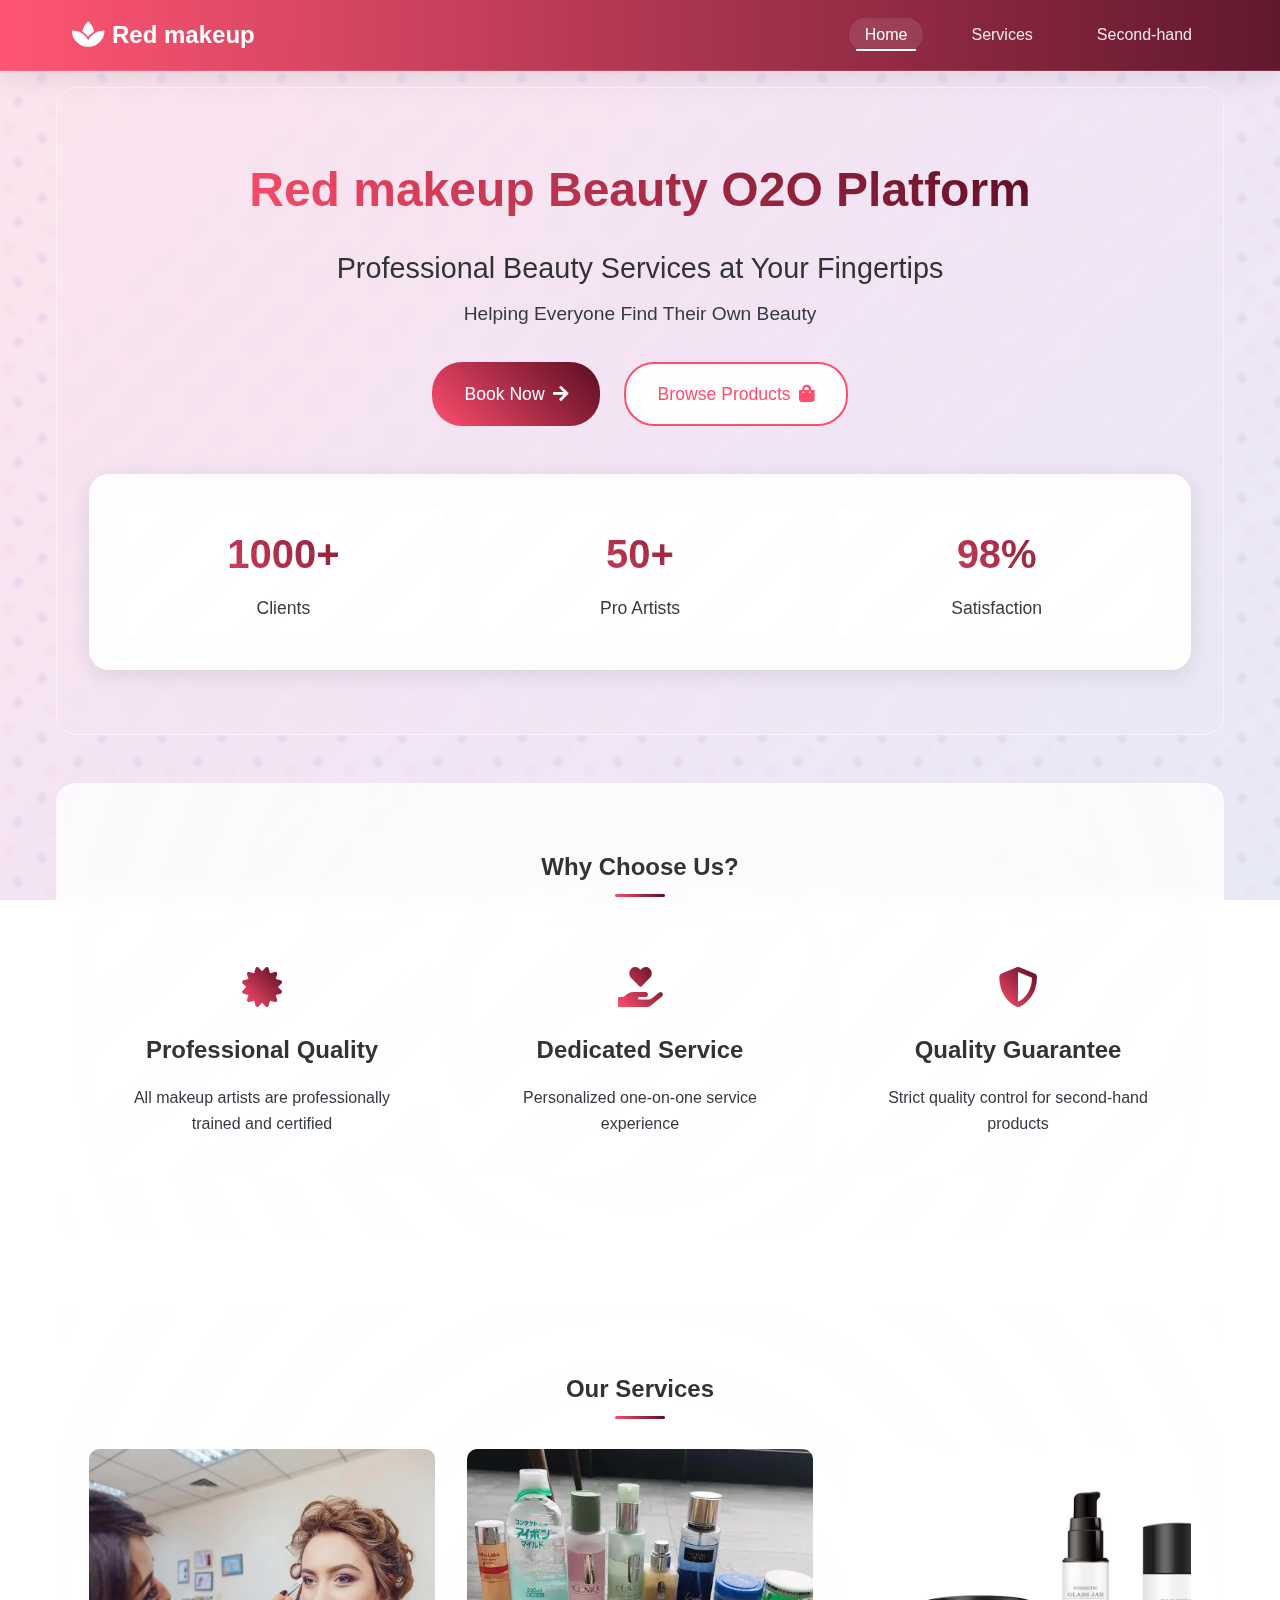
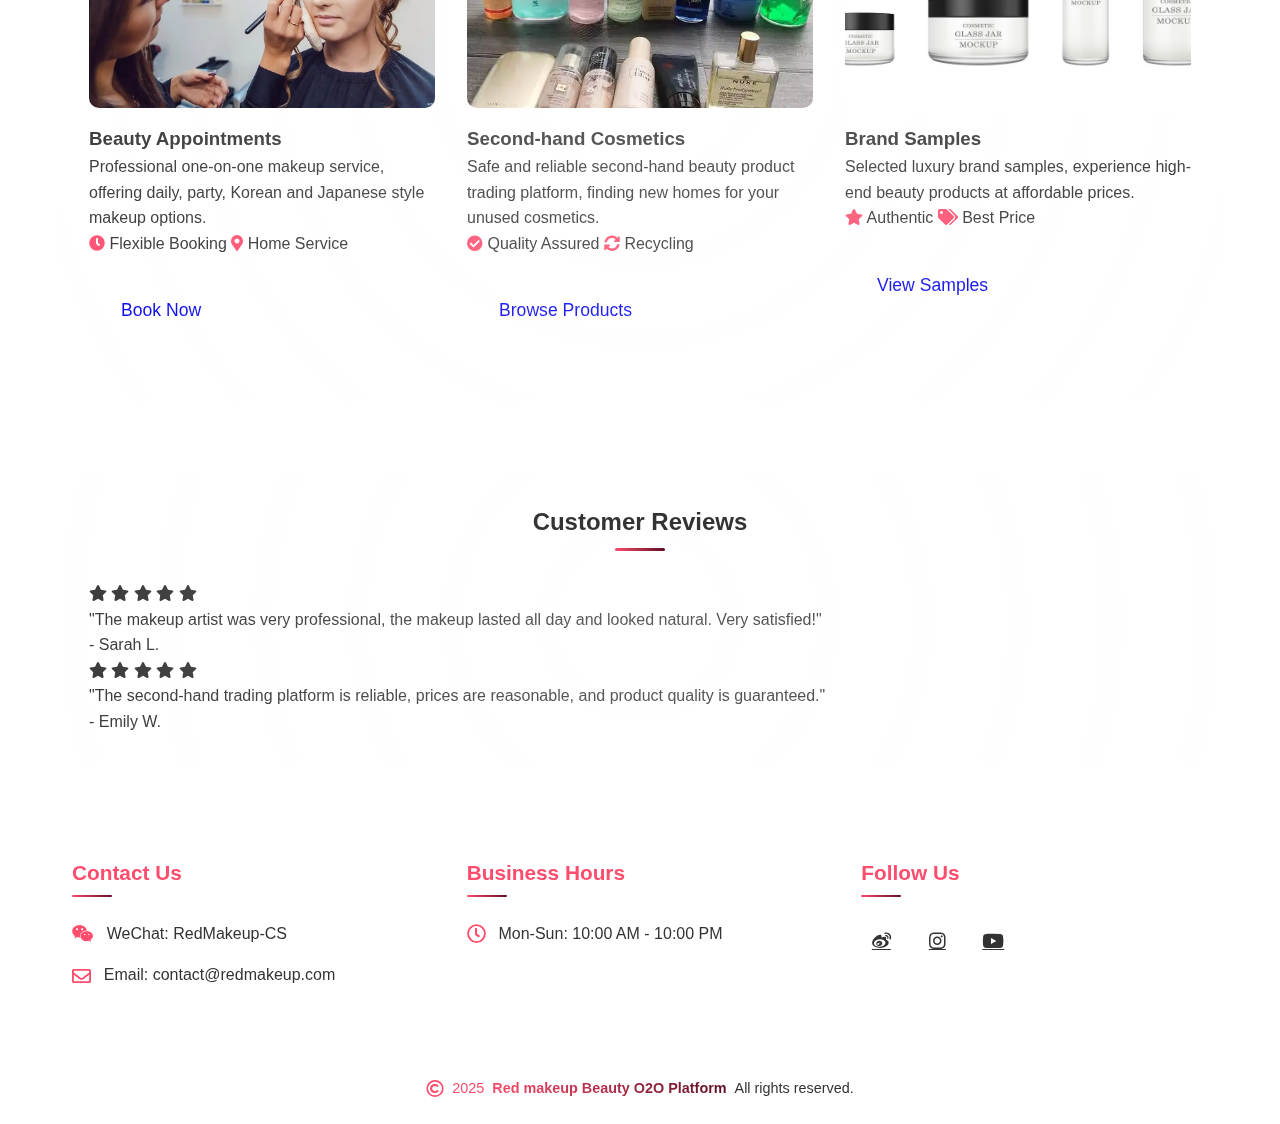
<file: index.html>
<!DOCTYPE html>
<html lang="en">
	<head>
		<meta charset="utf-8" />
		<meta name="viewport" content="width=device-width, initial-scale=1.0">
		<title>Red makeup Beauty O2O Platform</title>
		<link rel="stylesheet" href="css/style.css">
		<link rel="stylesheet" href="https://cdnjs.cloudflare.com/ajax/libs/font-awesome/5.15.4/css/all.min.css">
	</head>
	<body>
		<header>
			<nav>
				<div class="logo">
					<i class="fas fa-spa"></i>
					Red makeup
				</div>
				<ul class="nav-links">
					<li><a href="index.html" class="active">Home</a></li>
					<li><a href="services.html">Services</a></li>
					<li><a href="products.html">Second-hand</a></li>
				</ul>
			</nav>
		</header>

		<main>
			<section class="hero">
				<div class="hero-content">
					<h1>Red makeup Beauty O2O Platform</h1>
					<p class="slogan">Professional Beauty Services at Your Fingertips</p>
					<p class="sub-slogan">Helping Everyone Find Their Own Beauty</p>
					<div class="hero-buttons">
						<a href="services.html" class="cta-button primary">Book Now <i class="fas fa-arrow-right"></i></a>
						<a href="products.html" class="cta-button secondary">Browse Products <i class="fas fa-shopping-bag"></i></a>
					</div>
				</div>
				<div class="hero-stats">
					<div class="stat-item">
						<span class="stat-number">1000+</span>
						<span class="stat-label">Clients</span>
					</div>
					<div class="stat-item">
						<span class="stat-number">50+</span>
						<span class="stat-label">Pro Artists</span>
					</div>
					<div class="stat-item">
						<span class="stat-number">98%</span>
						<span class="stat-label">Satisfaction</span>
					</div>
				</div>
			</section>

			<section class="features">
				<h2 class="section-title">Why Choose Us?</h2>
				<div class="features-grid">
					<div class="feature-card">
						<i class="fas fa-certificate"></i>
						<h3>Professional Quality</h3>
						<p>All makeup artists are professionally trained and certified</p>
					</div>
					<div class="feature-card">
						<i class="fas fa-hand-holding-heart"></i>
						<h3>Dedicated Service</h3>
						<p>Personalized one-on-one service experience</p>
					</div>
					<div class="feature-card">
						<i class="fas fa-shield-alt"></i>
						<h3>Quality Guarantee</h3>
						<p>Strict quality control for second-hand products</p>
					</div>
				</div>
			</section>

			<section class="services-section">
				<h2 class="section-title">Our Services</h2>
				<div class="services-grid">
					<div class="service-card">
						<div class="service-image">
							<img src="img/622762d0f703918fb61dab78a70c599a58eec477.webp" alt="Beauty Appointment Service">
							<div class="service-overlay">
								<a href="services.html" class="overlay-button"></a>
							</div>
						</div>
						<h3>Beauty Appointments</h3>
						<p>Professional one-on-one makeup service, offering daily, party, Korean and Japanese style makeup options.</p>
						<div class="service-features">
							<span><i class="fas fa-clock"></i> Flexible Booking</span>
							<span><i class="fas fa-map-marker-alt"></i> Home Service</span>
						</div>
						<a href="services.html" class="cta-button">Book Now</a>
					</div>

					<div class="service-card">
						<div class="service-image">
							<img src="img/u=3748127372,3165239981&fm=253&fmt=auto&app=138&f=JPEG.webp" alt="Second-hand Trading Platform">
							<div class="service-overlay">
								<a href="products.html" class="overlay-button"></a>
							</div>
						</div>
						<h3>Second-hand Cosmetics</h3>
						<p>Safe and reliable second-hand beauty product trading platform, finding new homes for your unused cosmetics.</p>
						<div class="service-features">
							<span><i class="fas fa-check-circle"></i> Quality Assured</span>
							<span><i class="fas fa-sync-alt"></i> Recycling</span>
						</div>
						<a href="products.html" class="cta-button">Browse Products</a>
					</div>

					<div class="service-card">
						<div class="service-image">
							<img src="img/part-00488-47.jpg" alt="Brand Samples">
							<div class="service-overlay">
								<a href="products.html#samples" class="overlay-button"></a>
							</div>
						</div>
						<h3>Brand Samples</h3>
						<p>Selected luxury brand samples, experience high-end beauty products at affordable prices.</p>
						<div class="service-features">
							<span><i class="fas fa-star"></i> Authentic</span>
							<span><i class="fas fa-tags"></i> Best Price</span>
						</div>
						<a href="products.html#samples" class="cta-button">View Samples</a>
					</div>
				</div>
			</section>

			<section class="testimonials">
				<h2 class="section-title">Customer Reviews</h2>
				<div class="testimonials-grid">
					<div class="testimonial-card">
						<div class="testimonial-rating">
							<i class="fas fa-star"></i>
							<i class="fas fa-star"></i>
							<i class="fas fa-star"></i>
							<i class="fas fa-star"></i>
							<i class="fas fa-star"></i>
						</div>
						<p class="testimonial-text">"The makeup artist was very professional, the makeup lasted all day and looked natural. Very satisfied!"</p>
						<p class="testimonial-author">- Sarah L.</p>
					</div>
					<div class="testimonial-card">
						<div class="testimonial-rating">
							<i class="fas fa-star"></i>
							<i class="fas fa-star"></i>
							<i class="fas fa-star"></i>
							<i class="fas fa-star"></i>
							<i class="fas fa-star"></i>
						</div>
						<p class="testimonial-text">"The second-hand trading platform is reliable, prices are reasonable, and product quality is guaranteed."</p>
						<p class="testimonial-author">- Emily W.</p>
					</div>
				</div>
			</section>
		</main>

		<footer>
			<div class="footer-content">
				<div class="footer-section">
					<h3>Contact Us</h3>
					<p><i class="fab fa-weixin"></i> WeChat: RedMakeup-CS</p>
					<p><i class="far fa-envelope"></i> Email: contact@redmakeup.com</p>
				</div>
				<div class="footer-section">
					<h3>Business Hours</h3>
					<p><i class="far fa-clock"></i> Mon-Sun: 10:00 AM - 10:00 PM</p>
				</div>
				<div class="footer-section">
					<h3>Follow Us</h3>
					<div class="social-links">
						<a href="#"><i class="fab fa-weibo"></i></a>
						<a href="#"><i class="fab fa-instagram"></i></a>
						<a href="#"><i class="fab fa-youtube"></i></a>
					</div>
				</div>
			</div>
			<div class="footer-bottom">
				<p>
					<i class="far fa-copyright copyright-icon"></i>
					<span class="year">2025</span>
					<span class="company">Red makeup Beauty O2O Platform</span>
					<span>All rights reserved.</span>
				</p>
			</div>
		</footer>
	</body>
</html>
</file>
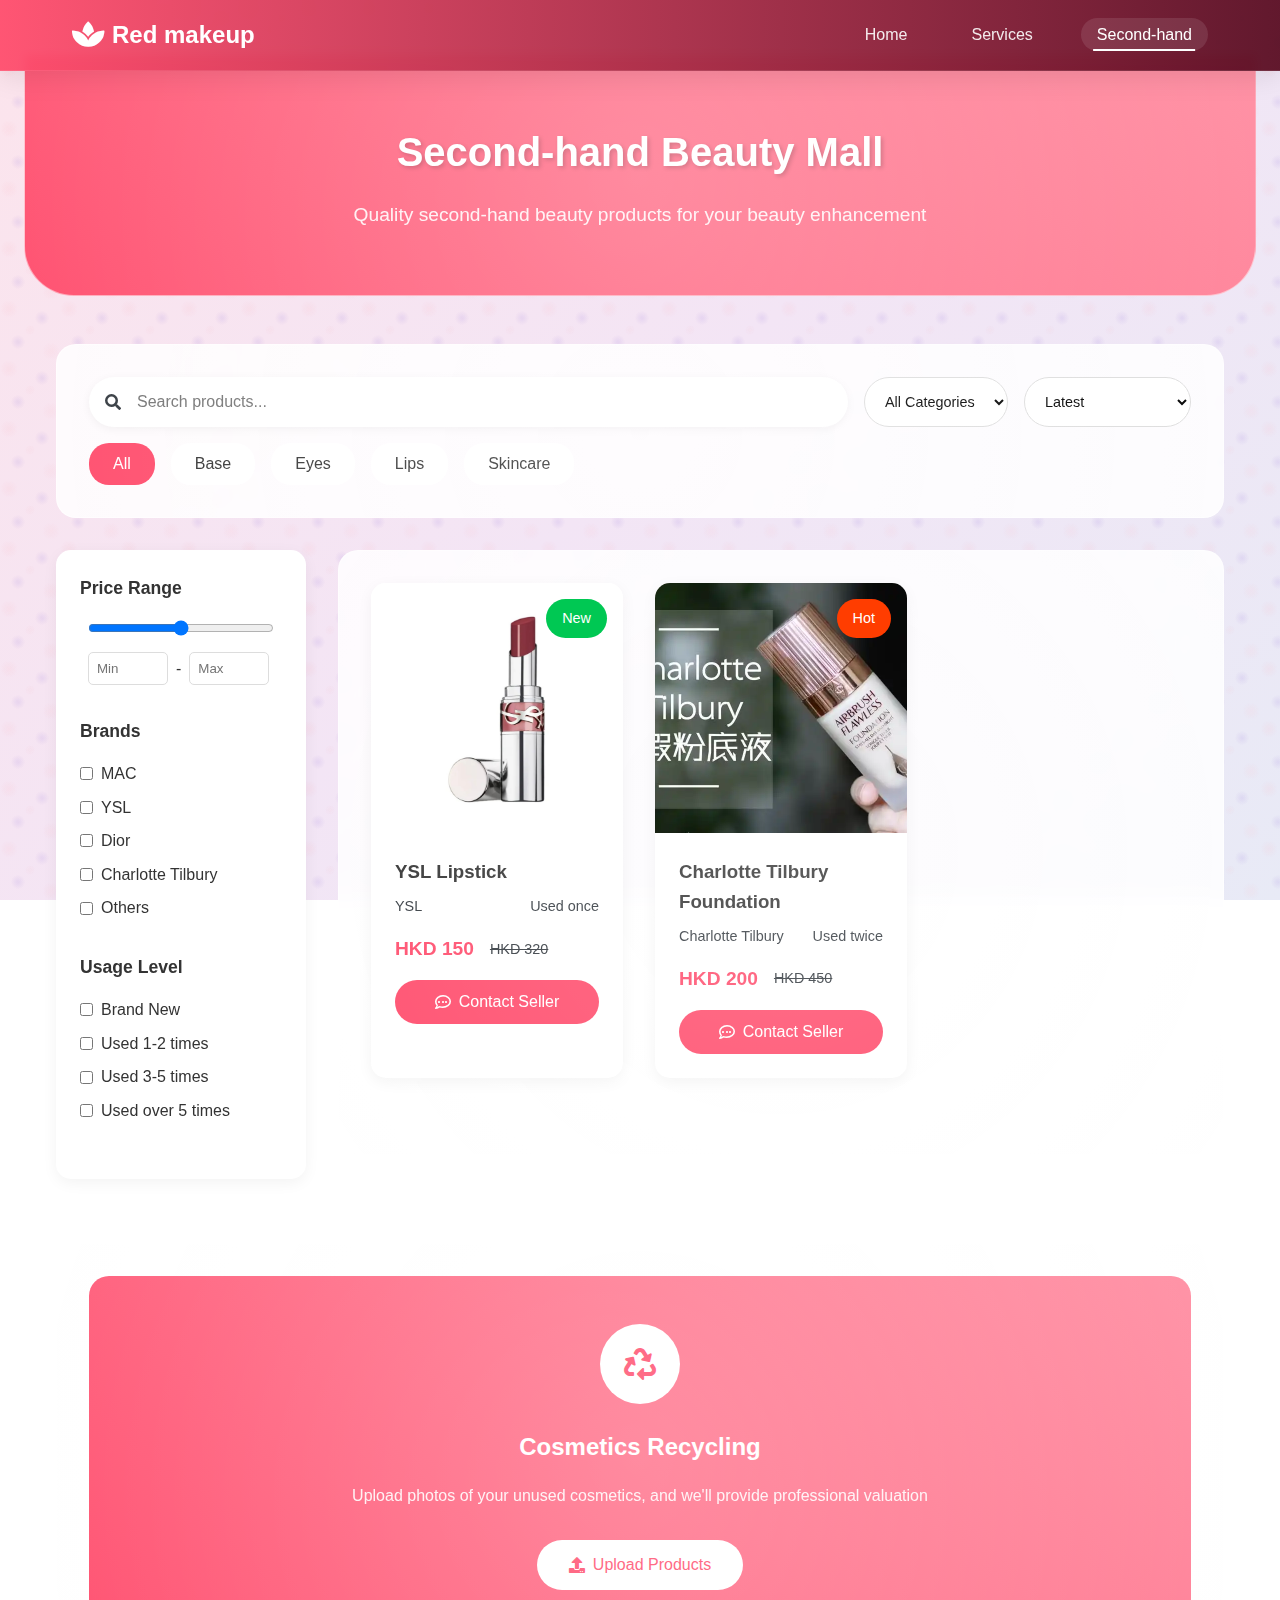
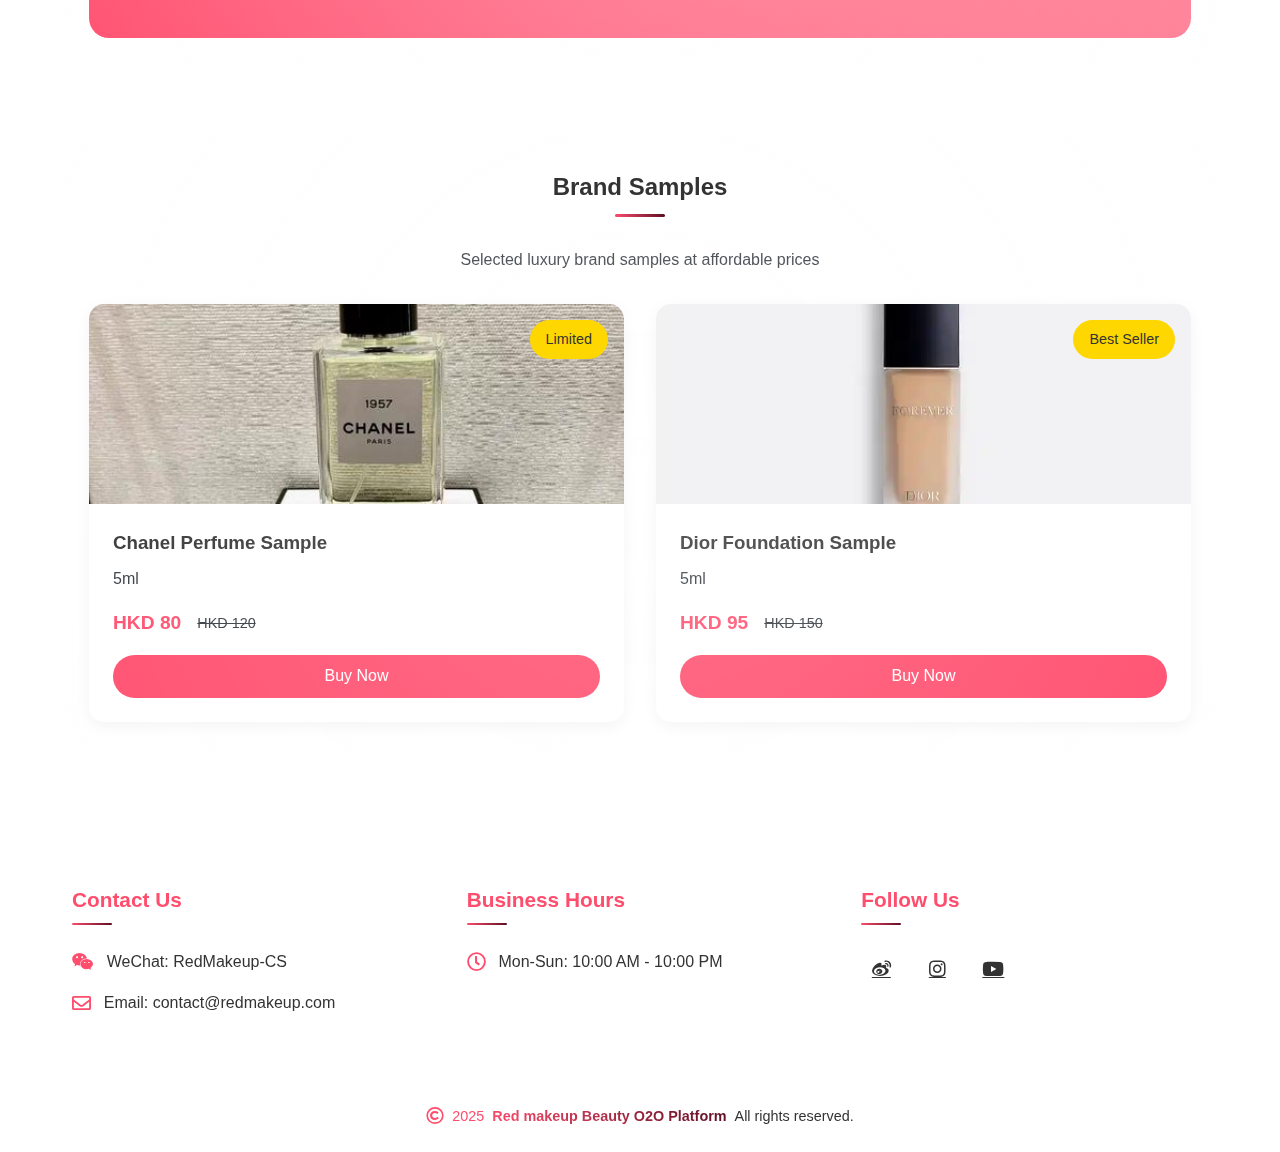
<file: products.html>
<!DOCTYPE html>
<html lang="en">
<head>
    <meta charset="utf-8">
    <meta name="viewport" content="width=device-width, initial-scale=1.0">
    <title>Second-hand Products - Red makeup Beauty O2O Platform</title>
    <link rel="stylesheet" href="css/style.css">
    <link rel="stylesheet" href="https://cdnjs.cloudflare.com/ajax/libs/font-awesome/5.15.4/css/all.min.css">
</head>
<body>
    <header>
        <nav>
            <div class="logo">
                <i class="fas fa-spa"></i>
                Red makeup
            </div>
            <ul class="nav-links">
                <li><a href="index.html">Home</a></li>
                <li><a href="services.html">Services</a></li>
                <li><a href="products.html" class="active">Second-hand</a></li>
            </ul>
        </nav>
    </header>

    <main>
        <section class="page-header">
            <h1>Second-hand Beauty Mall</h1>
            <p class="subtitle">Quality second-hand beauty products for your beauty enhancement</p>
        </section>

        <section class="search-section">
            <div class="search-container">
                <div class="search-box">
                    <i class="fas fa-search"></i>
                    <input type="text" placeholder="Search products...">
                </div>
                <div class="filter-group">
                    <select class="category-filter">
                        <option value="">All Categories</option>
                        <option value="face">Base Makeup</option>
                        <option value="eye">Eye Makeup</option>
                        <option value="lip">Lip Makeup</option>
                        <option value="skin">Skincare</option>
                    </select>
                    <select class="sort-filter">
                        <option value="newest">Latest</option>
                        <option value="price-low">Price Low to High</option>
                        <option value="price-high">Price High to Low</option>
                    </select>
                </div>
            </div>
            <div class="tags-container">
                <span class="tag active">All</span>
                <span class="tag">Base</span>
                <span class="tag">Eyes</span>
                <span class="tag">Lips</span>
                <span class="tag">Skincare</span>
            </div>
        </section>

        <div class="content-grid">
            <aside class="sidebar">
                <div class="filter-section">
                    <h3>Price Range</h3>
                    <div class="price-range">
                        <input type="range" min="0" max="1000" value="500">
                        <div class="price-inputs">
                            <input type="number" placeholder="Min" min="0">
                            <span>-</span>
                            <input type="number" placeholder="Max" min="0">
                        </div>
                    </div>
                </div>
                <div class="filter-section">
                    <h3>Brands</h3>
                    <div class="brand-filters">
                        <label><input type="checkbox"> MAC</label>
                        <label><input type="checkbox"> YSL</label>
                        <label><input type="checkbox"> Dior</label>
                        <label><input type="checkbox"> Charlotte Tilbury</label>
                        <label><input type="checkbox"> Others</label>
                    </div>
                </div>
                <div class="filter-section">
                    <h3>Usage Level</h3>
                    <div class="usage-filters">
                        <label><input type="checkbox"> Brand New</label>
                        <label><input type="checkbox"> Used 1-2 times</label>
                        <label><input type="checkbox"> Used 3-5 times</label>
                        <label><input type="checkbox"> Used over 5 times</label>
                    </div>
                </div>
            </aside>

            <section class="products-section">
                <div class="products-grid">
                    <div class="product-card">
                        <div class="product-image">
                            <img src="img/Fs2dBaxNENjNUmWaVwXla_91D7-c.png" alt="YSL Lipstick">
                            <div class="product-badge new">New</div>
                            <div class="product-actions">
                                <button class="action-btn"><i class="far fa-heart"></i></button>
                                <button class="action-btn"><i class="fas fa-share"></i></button>
                            </div>
                        </div>
                        <div class="product-info">
                            <h3>YSL Lipstick</h3>
                            <div class="product-meta">
                                <span class="brand">YSL</span>
                                <span class="usage">Used once</span>
                            </div>
                            <div class="product-price">
                                <span class="current-price">HKD 150</span>
                                <span class="original-price">HKD 320</span>
                            </div>
                            <button class="contact-btn"><i class="far fa-comment-dots"></i> Contact Seller</button>
                        </div>
                    </div>

                    <div class="product-card">
                        <div class="product-image">
                            <img src="img/u=2945336406,3155781548&fm=253&fmt=auto&app=138&f=JPEG.webp" alt="Charlotte Tilbury Foundation">
                            <div class="product-badge hot">Hot</div>
                            <div class="product-actions">
                                <button class="action-btn"><i class="far fa-heart"></i></button>
                                <button class="action-btn"><i class="fas fa-share"></i></button>
                            </div>
                        </div>
                        <div class="product-info">
                            <h3>Charlotte Tilbury Foundation</h3>
                            <div class="product-meta">
                                <span class="brand">Charlotte Tilbury</span>
                                <span class="usage">Used twice</span>
                            </div>
                            <div class="product-price">
                                <span class="current-price">HKD 200</span>
                                <span class="original-price">HKD 450</span>
                            </div>
                            <button class="contact-btn"><i class="far fa-comment-dots"></i> Contact Seller</button>
                        </div>
                    </div>
                </div>
            </section>
        </div>

        <section class="seller-section">
            <div class="seller-card">
                <div class="seller-icon">
                    <i class="fas fa-recycle"></i>
                </div>
                <h2>Cosmetics Recycling</h2>
                <p>Upload photos of your unused cosmetics, and we'll provide professional valuation</p>
                <button class="upload-btn"><i class="fas fa-upload"></i> Upload Products</button>
            </div>
        </section>

        <section class="samples-section" id="samples">
            <h2 class="section-title">Brand Samples</h2>
            <p class="section-subtitle">Selected luxury brand samples at affordable prices</p>
            
            <div class="samples-grid">
                <div class="sample-card">
                    <div class="sample-image">
                        <img src="img/u=3769533544,2727829614&fm=224&app=112&f=JPEG.jpg" alt="Chanel Perfume Sample">
                        <div class="sample-badge">Limited</div>
                    </div>
                    <div class="sample-info">
                        <h3>Chanel Perfume Sample</h3>
                        <p class="sample-desc">5ml</p>
                        <div class="sample-price">
                            <span class="price">HKD 80</span>
                            <span class="original">HKD 120</span>
                        </div>
                        <button class="buy-btn">Buy Now</button>
                    </div>
                </div>

                <div class="sample-card">
                    <div class="sample-image">
                        <img src="img/u=2688370984,2669449455&fm=253&fmt=auto&app=138&f=JPEG.webp" alt="Dior Foundation Sample">
                        <div class="sample-badge">Best Seller</div>
                    </div>
                    <div class="sample-info">
                        <h3>Dior Foundation Sample</h3>
                        <p class="sample-desc">5ml</p>
                        <div class="sample-price">
                            <span class="price">HKD 95</span>
                            <span class="original">HKD 150</span>
                        </div>
                        <button class="buy-btn">Buy Now</button>
                    </div>
                </div>
            </div>
        </section>
    </main>

    <footer>
        <div class="footer-content">
            <div class="footer-section">
                <h3>Contact Us</h3>
                <p><i class="fab fa-weixin"></i> WeChat: RedMakeup-CS</p>
                <p><i class="far fa-envelope"></i> Email: contact@redmakeup.com</p>
            </div>
            <div class="footer-section">
                <h3>Business Hours</h3>
                <p><i class="far fa-clock"></i> Mon-Sun: 10:00 AM - 10:00 PM</p>
            </div>
            <div class="footer-section">
                <h3>Follow Us</h3>
                <div class="social-links">
                    <a href="#"><i class="fab fa-weibo"></i></a>
                    <a href="#"><i class="fab fa-instagram"></i></a>
                    <a href="#"><i class="fab fa-youtube"></i></a>
                </div>
            </div>
        </div>
        <div class="footer-bottom">
            <p>
                <i class="far fa-copyright copyright-icon"></i>
                <span class="year">2025</span>
                <span class="company">Red makeup Beauty O2O Platform</span>
                <span>All rights reserved.</span>
            </p>
        </div>
    </footer>
</body>
</html>
</file>
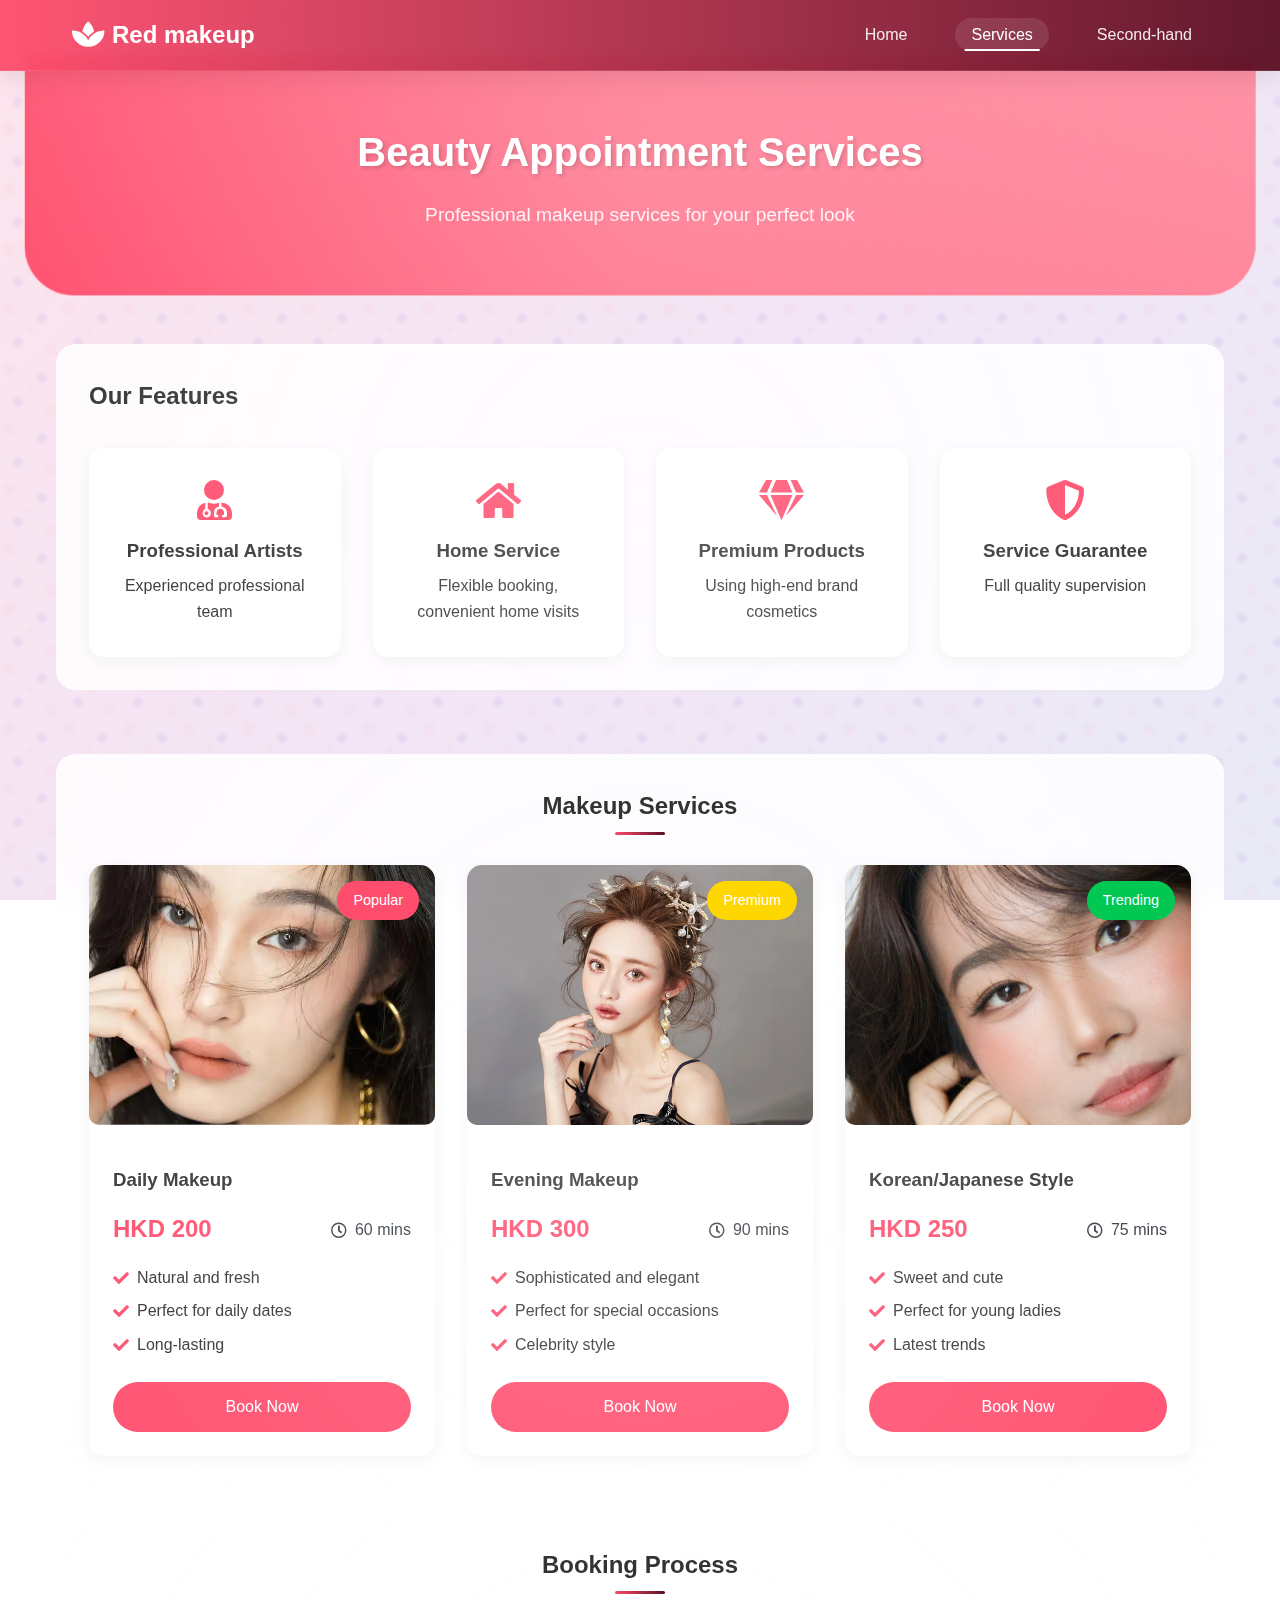
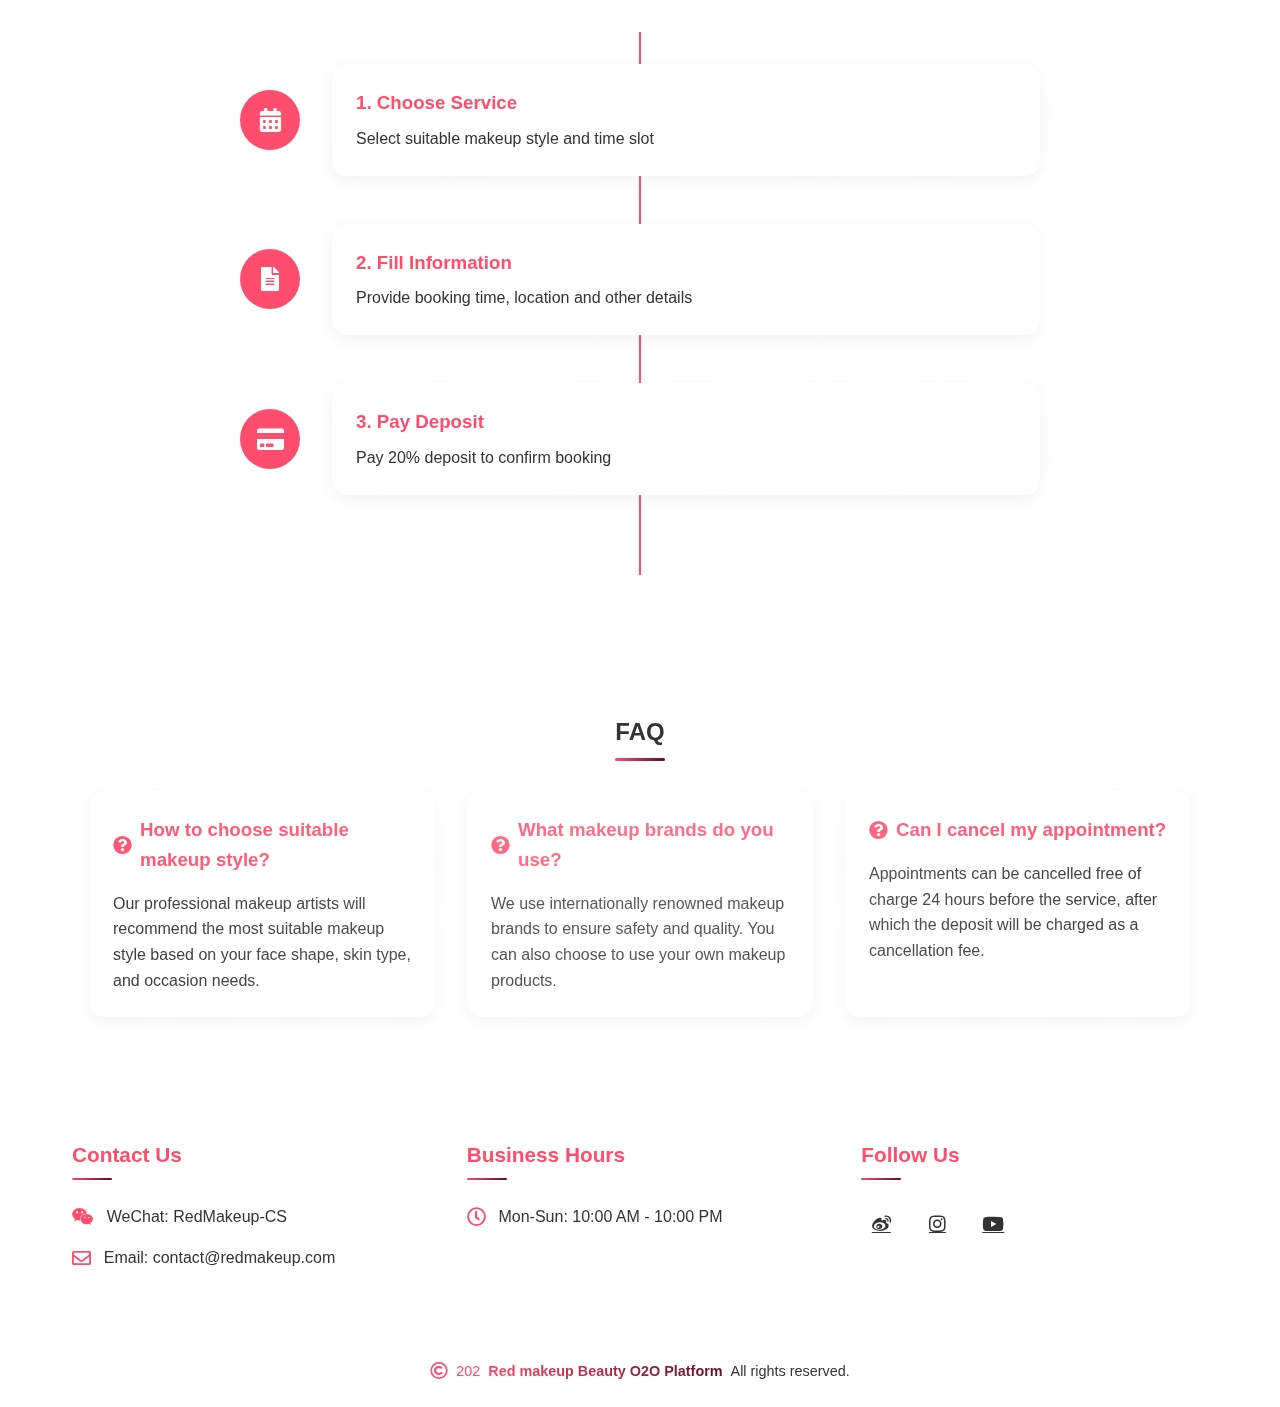
<file: services.html>
<!DOCTYPE html>
<html lang="en">
<head>
    <meta charset="utf-8">
    <meta name="viewport" content="width=device-width, initial-scale=1.0">
    <title>Services - Red makeup Beauty O2O Platform</title>
    <link rel="stylesheet" href="css/style.css">
    <link rel="stylesheet" href="https://cdnjs.cloudflare.com/ajax/libs/font-awesome/5.15.4/css/all.min.css">
</head>
<body>
    <header>
        <nav>
            <div class="logo">
                <i class="fas fa-spa"></i>
                Red makeup
            </div>
            <ul class="nav-links">
                <li><a href="index.html">Home</a></li>
                <li><a href="services.html" class="active">Services</a></li>
                <li><a href="products.html">Second-hand</a></li>
            </ul>
        </nav>
    </header>

    <main>
        <section class="page-header">
            <h1>Beauty Appointment Services</h1>
            <p class="subtitle">Professional makeup services for your perfect look</p>
        </section>

        <section class="service-intro">
            <div class="intro-content">
                <h2>Our Features</h2>
                <div class="features-list">
                    <div class="feature-item">
                        <i class="fas fa-user-md"></i>
                        <h3>Professional Artists</h3>
                        <p>Experienced professional team</p>
                    </div>
                    <div class="feature-item">
                        <i class="fas fa-home"></i>
                        <h3>Home Service</h3>
                        <p>Flexible booking, convenient home visits</p>
                    </div>
                    <div class="feature-item">
                        <i class="fas fa-gem"></i>
                        <h3>Premium Products</h3>
                        <p>Using high-end brand cosmetics</p>
                    </div>
                    <div class="feature-item">
                        <i class="fas fa-shield-alt"></i>
                        <h3>Service Guarantee</h3>
                        <p>Full quality supervision</p>
                    </div>
                </div>
            </div>
        </section>

        <section class="service-types">
            <h2 class="section-title">Makeup Services</h2>
            <div class="service-grid">
                <div class="service-item">
                    <div class="service-image">
                        <img src="img/u=540804168,845647272&fm=253&fmt=auto&app=138&f=JPEG.webp" alt="Daily Makeup">
                        <div class="service-tag">Popular</div>
                    </div>
                    <div class="service-content">
                        <h3>Daily Makeup</h3>
                        <div class="service-price">
                            <span class="price">HKD 200</span>
                            <span class="duration"><i class="far fa-clock"></i> 60 mins</span>
                        </div>
                        <ul class="service-features">
                            <li><i class="fas fa-check"></i> Natural and fresh</li>
                            <li><i class="fas fa-check"></i> Perfect for daily dates</li>
                            <li><i class="fas fa-check"></i> Long-lasting</li>
                        </ul>
                        <button class="book-button">Book Now</button>
                    </div>
                </div>

                <div class="service-item">
                    <div class="service-image">
                        <img src="img/151224627304.jpg" alt="Evening Makeup">
                        <div class="service-tag premium">Premium</div>
                    </div>
                    <div class="service-content">
                        <h3>Evening Makeup</h3>
                        <div class="service-price">
                            <span class="price">HKD 300</span>
                            <span class="duration"><i class="far fa-clock"></i> 90 mins</span>
                        </div>
                        <ul class="service-features">
                            <li><i class="fas fa-check"></i> Sophisticated and elegant</li>
                            <li><i class="fas fa-check"></i> Perfect for special occasions</li>
                            <li><i class="fas fa-check"></i> Celebrity style</li>
                        </ul>
                        <button class="book-button">Book Now</button>
                    </div>
                </div>

                <div class="service-item">
                    <div class="service-image">
                        <img src="img/202501031640316769207-1200-800-1800-1200_.jpg" alt="Korean/Japanese Style">
                        <div class="service-tag trending">Trending</div>
                    </div>
                    <div class="service-content">
                        <h3>Korean/Japanese Style</h3>
                        <div class="service-price">
                            <span class="price">HKD 250</span>
                            <span class="duration"><i class="far fa-clock"></i> 75 mins</span>
                        </div>
                        <ul class="service-features">
                            <li><i class="fas fa-check"></i> Sweet and cute</li>
                            <li><i class="fas fa-check"></i> Perfect for young ladies</li>
                            <li><i class="fas fa-check"></i> Latest trends</li>
                        </ul>
                        <button class="book-button">Book Now</button>
                    </div>
                </div>
            </div>
        </section>

        <section class="booking-process">
            <h2 class="section-title">Booking Process</h2>
            <div class="process-timeline">
                <div class="timeline-item">
                    <div class="timeline-icon">
                        <i class="fas fa-calendar-alt"></i>
                    </div>
                    <div class="timeline-content">
                        <h3>1. Choose Service</h3>
                        <p>Select suitable makeup style and time slot</p>
                    </div>
                </div>
                <div class="timeline-item">
                    <div class="timeline-icon">
                        <i class="fas fa-file-alt"></i>
                    </div>
                    <div class="timeline-content">
                        <h3>2. Fill Information</h3>
                        <p>Provide booking time, location and other details</p>
                    </div>
                </div>
                <div class="timeline-item">
                    <div class="timeline-icon">
                        <i class="fas fa-credit-card"></i>
                    </div>
                    <div class="timeline-content">
                        <h3>3. Pay Deposit</h3>
                        <p>Pay 20% deposit to confirm booking</p>
                    </div>
                </div>
            </div>
        </section>

        <section class="faq-section">
            <h2 class="section-title">FAQ</h2>
            <div class="faq-grid">
                <div class="faq-item">
                    <h3><i class="fas fa-question-circle"></i> How to choose suitable makeup style?</h3>
                    <p>Our professional makeup artists will recommend the most suitable makeup style based on your face shape, skin type, and occasion needs.</p>
                </div>
                <div class="faq-item">
                    <h3><i class="fas fa-question-circle"></i> What makeup brands do you use?</h3>
                    <p>We use internationally renowned makeup brands to ensure safety and quality. You can also choose to use your own makeup products.</p>
                </div>
                <div class="faq-item">
                    <h3><i class="fas fa-question-circle"></i> Can I cancel my appointment?</h3>
                    <p>Appointments can be cancelled free of charge 24 hours before the service, after which the deposit will be charged as a cancellation fee.</p>
                </div>
            </div>
        </section>
    </main>

    <footer>
        <div class="footer-content">
            <div class="footer-section">
                <h3>Contact Us</h3>
                <p><i class="fab fa-weixin"></i> WeChat: RedMakeup-CS</p>
                <p><i class="far fa-envelope"></i> Email: contact@redmakeup.com</p>
            </div>
            <div class="footer-section">
                <h3>Business Hours</h3>
                <p><i class="far fa-clock"></i> Mon-Sun: 10:00 AM - 10:00 PM</p>
            </div>
            <div class="footer-section">
                <h3>Follow Us</h3>
                <div class="social-links">
                    <a href="#"><i class="fab fa-weibo"></i></a>
                    <a href="#"><i class="fab fa-instagram"></i></a>
                    <a href="#"><i class="fab fa-youtube"></i></a>
                </div>
            </div>
        </div>
        <div class="footer-bottom">
            <p>
                <i class="far fa-copyright copyright-icon"></i>
                <span class="year">202</span>
                <span class="company">Red makeup Beauty O2O Platform</span>
                <span>All rights reserved.</span>
            </p>
        </div>
    </footer>
</body>
</html>
</file>
<file: css/style.css>
/* 全局样式 */
* {
    margin: 0;
    padding: 0;
    box-sizing: border-box;
}

:root {
    --primary-color: #ff4d6d;
    --secondary-color: #ff8fa3;
    --accent-color: #590d22;
    --background-color: #fff5f6;
    --text-color: #333;
    --light-gray: #f8f9fa;
    --dark-gray: #343a40;
    --gradient-bg: linear-gradient(135deg, #fce4ec 0%, #f3e5f5 50%, #e8eaf6 100%);
}

body {
    font-family: 'Arial', sans-serif;
    line-height: 1.6;
    color: var(--text-color);
    background: var(--gradient-bg);
    background-attachment: fixed;
    position: relative;
}

body::before {
    content: '';
    position: fixed;
    top: 0;
    left: 0;
    width: 100%;
    height: 100%;
    background-image: 
        radial-gradient(circle at 15% 15%, rgba(255, 182, 193, 0.15) 2%, transparent 12%),
        radial-gradient(circle at 85% 85%, rgba(255, 192, 203, 0.15) 2%, transparent 12%),
        radial-gradient(circle at 50% 50%, rgba(255, 182, 193, 0.1) 2%, transparent 12%),
        radial-gradient(circle at 30% 70%, rgba(147, 112, 219, 0.15) 2%, transparent 12%),
        radial-gradient(circle at 70% 30%, rgba(147, 112, 219, 0.15) 2%, transparent 12%);
    background-size: 60px 60px;
    background-repeat: repeat;
    z-index: -1;
    opacity: 0.8;
}

/* 导航栏样式 */
header {
    background: linear-gradient(to right, rgba(255, 77, 109, 0.95), rgba(89, 13, 34, 0.95));
    box-shadow: 0 4px 30px rgba(0, 0, 0, 0.1);
    backdrop-filter: blur(5px);
    -webkit-backdrop-filter: blur(5px);
    border-bottom: 1px solid rgba(255, 255, 255, 0.1);
    position: sticky;
    top: 0;
    z-index: 1000;
}

nav {
    max-width: 1200px;
    margin: 0 auto;
    padding: 1rem 2rem;
    display: flex;
    justify-content: space-between;
    align-items: center;
}

.logo {
    display: flex;
    align-items: center;
    gap: 0.5rem;
    font-size: 1.5rem;
    font-weight: bold;
    color: #ffffff;
    text-decoration: none;
    position: relative;
}

.logo i {
    font-size: 1.8rem;
    color: #ffffff;
    transition: transform 0.3s ease;
}

.logo:hover i {
    transform: rotate(-15deg);
}

.nav-links {
    display: flex;
    gap: 2rem;
    align-items: center;
    list-style: none;
    margin: 0;
    padding: 0;
}

.nav-links li a {
    color: rgba(255, 255, 255, 0.9);
    text-decoration: none;
    font-weight: 500;
    padding: 0.5rem 1rem;
    border-radius: 20px;
    transition: all 0.3s ease;
    position: relative;
}

.nav-links li a::after {
    content: '';
    position: absolute;
    bottom: 0;
    left: 50%;
    transform: translateX(-50%);
    width: 0;
    height: 2px;
    background: #ffffff;
    transition: width 0.3s ease;
}

.nav-links li a:hover::after,
.nav-links li a.active::after {
    width: 80%;
}

.nav-links li a:hover,
.nav-links li a.active {
    color: #ffffff;
    background: rgba(255, 255, 255, 0.1);
}

/* 主要内容区域背景优化 */
main {
    position: relative;
    max-width: 1200px;
    margin: 1rem auto;
    padding: 0 1rem;
}

section {
    background: rgba(255, 255, 255, 0.85);
    backdrop-filter: blur(10px);
    -webkit-backdrop-filter: blur(10px);
    border-radius: 20px;
    border: 1px solid rgba(255, 255, 255, 0.5);
    padding: 2rem;
    margin-bottom: 1.5rem;
    position: relative;
    overflow: hidden;
}

section::before {
    content: '';
    position: absolute;
    top: -50%;
    left: -50%;
    width: 200%;
    height: 200%;
    background: radial-gradient(circle at center, 
        rgba(255, 255, 255, 0.2) 0%,
        rgba(255, 255, 255, 0) 60%);
    animation: rotate 20s linear infinite;
    pointer-events: none;
}

@keyframes rotate {
    from {
        transform: rotate(0deg);
    }
    to {
        transform: rotate(360deg);
    }
}

.section-title {
    position: relative;
    text-align: center;
    margin-bottom: 2.5rem;
    color: var(--text-color);
}

.section-title::after {
    content: '';
    position: absolute;
    bottom: -10px;
    left: 50%;
    transform: translateX(-50%);
    width: 50px;
    height: 3px;
    background: linear-gradient(45deg, var(--primary-color), var(--accent-color));
    border-radius: 3px;
}

/* Hero区域样式 */
.hero {
    text-align: center;
    padding: 4rem 2rem;
    background: linear-gradient(135deg, rgba(var(--primary-color-rgb), 0.1), rgba(var(--accent-color-rgb), 0.1));
    border-radius: 20px;
    margin-bottom: 3rem;
    position: relative;
    overflow: hidden;
}

.hero::before {
    content: '';
    position: absolute;
    top: 0;
    left: 0;
    width: 100%;
    height: 100%;
    background: 
        linear-gradient(45deg, transparent 48%, rgba(255, 255, 255, 0.1) 50%, transparent 52%) 0 0 / 30px 30px,
        linear-gradient(-45deg, transparent 48%, rgba(255, 255, 255, 0.1) 50%, transparent 52%) 0 0 / 30px 30px;
    z-index: 1;
}

.hero-content {
    position: relative;
    z-index: 2;
    max-width: 800px;
    margin: 0 auto;
}

.hero h1 {
    font-size: 3rem;
    margin-bottom: 1rem;
    background: linear-gradient(45deg, var(--primary-color), var(--accent-color));
    -webkit-background-clip: text;
    -webkit-text-fill-color: transparent;
    animation: titleGlow 2s ease-in-out infinite alternate;
}

@keyframes titleGlow {
    from {
        text-shadow: 0 0 10px rgba(var(--primary-color-rgb), 0.2);
    }
    to {
        text-shadow: 0 0 20px rgba(var(--primary-color-rgb), 0.4);
    }
}

.slogan {
    font-size: 1.8rem;
    color: var(--text-color);
    margin-bottom: 0.5rem;
}

.sub-slogan {
    font-size: 1.2rem;
    color: var(--dark-gray);
    margin-bottom: 2rem;
}

.hero-buttons {
    display: flex;
    gap: 1.5rem;
    justify-content: center;
    margin-bottom: 3rem;
}

.cta-button {
    padding: 1rem 2rem;
    border-radius: 30px;
    font-size: 1.1rem;
    text-decoration: none;
    transition: all 0.3s ease;
    display: flex;
    align-items: center;
    gap: 0.5rem;
}

.cta-button.primary {
    background: linear-gradient(45deg, var(--primary-color), var(--accent-color));
    color: white;
    box-shadow: 0 4px 15px rgba(var(--primary-color-rgb), 0.3);
}

.cta-button.primary:hover {
    transform: translateY(-3px);
    box-shadow: 0 6px 20px rgba(var(--primary-color-rgb), 0.4);
}

.cta-button.secondary {
    background: rgba(255, 255, 255, 0.9);
    color: var(--primary-color);
    border: 2px solid var(--primary-color);
}

.cta-button.secondary:hover {
    background: var(--primary-color);
    color: white;
    transform: translateY(-3px);
}

.hero-stats {
    display: grid;
    grid-template-columns: repeat(3, 1fr);
    gap: 2rem;
    background: rgba(255, 255, 255, 0.9);
    padding: 2rem;
    border-radius: 20px;
    box-shadow: 0 4px 20px rgba(0, 0, 0, 0.1);
}

.stat-item {
    text-align: center;
    padding: 1rem;
    border-radius: 15px;
    background: linear-gradient(135deg, rgba(255, 255, 255, 0.9), rgba(255, 255, 255, 0.7));
    transition: transform 0.3s ease;
}

.stat-item:hover {
    transform: translateY(-5px);
}

.stat-number {
    display: block;
    font-size: 2.5rem;
    font-weight: bold;
    color: var(--primary-color);
    margin-bottom: 0.5rem;
    background: linear-gradient(45deg, var(--primary-color), var(--accent-color));
    -webkit-background-clip: text;
    -webkit-text-fill-color: transparent;
}

.stat-label {
    display: block;
    color: var(--dark-gray);
    font-size: 1.1rem;
}

/* 特色区域样式 */
.features {
    padding: 4rem 2rem;
    background: rgba(255, 255, 255, 0.8);
    border-radius: 20px;
    margin-bottom: 4rem;
}

.features-grid {
    display: grid;
    grid-template-columns: repeat(auto-fit, minmax(280px, 1fr));
    gap: 2rem;
}

.feature-card {
    background: linear-gradient(135deg, rgba(255, 255, 255, 0.95), rgba(255, 255, 255, 0.85));
    padding: 2.5rem 2rem;
    border-radius: 15px;
    text-align: center;
    transition: all 0.3s ease;
    position: relative;
    overflow: hidden;
}

.feature-card::before {
    content: '';
    position: absolute;
    top: 0;
    left: -100%;
    width: 100%;
    height: 100%;
    background: linear-gradient(90deg, 
        transparent 0%, 
        rgba(255, 255, 255, 0.2) 50%, 
        transparent 100%);
    transition: transform 0.6s ease;
}

.feature-card:hover::before {
    transform: translateX(200%);
}

.feature-card:hover {
    transform: translateY(-5px);
    box-shadow: 0 8px 25px rgba(0, 0, 0, 0.1);
}

.feature-card i {
    font-size: 2.5rem;
    margin-bottom: 1.5rem;
    background: linear-gradient(45deg, var(--primary-color), var(--accent-color));
    -webkit-background-clip: text;
    -webkit-text-fill-color: transparent;
}

.feature-card h3 {
    font-size: 1.5rem;
    margin-bottom: 1rem;
    color: var(--text-color);
}

.feature-card p {
    color: var(--dark-gray);
    line-height: 1.6;
}

/* 服务展示区域样式 */
.services-section {
    padding: 4rem 2rem;
    background: rgba(255, 255, 255, 0.8);
    border-radius: 20px;
    margin-bottom: 4rem;
}

.services-grid {
    display: grid;
    grid-template-columns: repeat(auto-fit, minmax(300px, 1fr));
    gap: 2rem;
}

/* 响应式调整 */
@media (max-width: 768px) {
    .hero {
        padding: 3rem 1rem;
    }

    .hero h1 {
        font-size: 2.5rem;
    }

    .slogan {
        font-size: 1.5rem;
    }

    .sub-slogan {
        font-size: 1rem;
    }

    .hero-buttons {
        flex-direction: column;
        gap: 1rem;
    }

    .hero-stats {
        grid-template-columns: 1fr;
        gap: 1rem;
        padding: 1.5rem;
    }

    .features,
    .services-section {
        padding: 3rem 1rem;
    }
}

/* 服务详情页样式 */
.page-header {
    text-align: center;
    padding: 4rem 2rem;
    background: linear-gradient(45deg, var(--primary-color), var(--secondary-color));
    color: white;
    border-radius: 0 0 50px 50px;
    margin: -2rem -2rem 3rem -2rem;
}

.page-header h1 {
    font-size: 2.5rem;
    margin-bottom: 1rem;
    text-shadow: 2px 2px 4px rgba(0,0,0,0.2);
}

.subtitle {
    font-size: 1.2rem;
    opacity: 0.9;
}

/* 服务介绍区域 */
.service-intro {
    margin-bottom: 4rem;
}

.features-list {
    display: grid;
    grid-template-columns: repeat(auto-fit, minmax(200px, 1fr));
    gap: 2rem;
    margin-top: 2rem;
}

.feature-item {
    text-align: center;
    padding: 2rem;
    background: white;
    border-radius: 15px;
    box-shadow: 0 4px 15px rgba(0,0,0,0.05);
    transition: transform 0.3s ease;
}

.feature-item:hover {
    transform: translateY(-5px);
}

.feature-item i {
    font-size: 2.5rem;
    color: var(--primary-color);
    margin-bottom: 1rem;
}

.feature-item h3 {
    margin-bottom: 0.5rem;
    color: var(--text-color);
}

/* 服务类型区域 */
.service-grid {
    display: grid;
    grid-template-columns: repeat(auto-fit, minmax(300px, 1fr));
    gap: 2rem;
    margin-top: 2rem;
}

.service-item {
    background: white;
    border-radius: 15px;
    overflow: hidden;
    box-shadow: 0 4px 15px rgba(0,0,0,0.05);
    transition: transform 0.3s ease;
}

.service-item:hover {
    transform: translateY(-5px);
}

.service-image {
    position: relative;
    width: 100%;
    aspect-ratio: 4/3;
    overflow: hidden;
    border-radius: 10px;
    margin-bottom: 1rem;
}

.service-image img {
    width: 100%;
    height: 100%;
    object-fit: cover;
    object-position: center 30%;
    transition: transform 0.3s ease;
}

.service-card:hover .service-image img {
    transform: scale(1.05);
}

.service-overlay {
    position: absolute;
    top: 0;
    left: 0;
    width: 100%;
    height: 100%;
    background: rgba(0, 0, 0, 0.2);
    opacity: 0;
    transition: opacity 0.3s ease;
}

.service-card:hover .service-overlay {
    opacity: 1;
}

.overlay-button {
    position: absolute;
    top: 0;
    left: 0;
    width: 100%;
    height: 100%;
    display: flex;
    align-items: center;
    justify-content: center;
    color: white;
    text-decoration: none;
    font-size: 1.2rem;
}

.service-tag {
    position: absolute;
    top: 1rem;
    right: 1rem;
    padding: 0.5rem 1rem;
    background: var(--primary-color);
    color: white;
    border-radius: 20px;
    font-size: 0.9rem;
}

.service-tag.premium {
    background: #ffd700;
}

.service-tag.trending {
    background: #00c853;
}

.service-content {
    padding: 1.5rem;
}

.service-content h3 {
    color: var(--text-color);
    margin-bottom: 1rem;
}

.service-price {
    display: flex;
    justify-content: space-between;
    align-items: center;
    margin-bottom: 1rem;
}

.price {
    font-size: 1.5rem;
    font-weight: bold;
    color: var(--primary-color);
}

.duration {
    color: var(--dark-gray);
    display: flex;
    align-items: center;
    gap: 0.5rem;
}

.service-features {
    list-style: none;
    margin-bottom: 1.5rem;
}

.service-features li {
    display: flex;
    align-items: center;
    gap: 0.5rem;
    margin-bottom: 0.5rem;
    color: var(--text-color);
}

.service-features i {
    color: var(--primary-color);
}

.book-button {
    width: 100%;
    padding: 1rem;
    background: var(--primary-color);
    color: white;
    border: none;
    border-radius: 25px;
    font-size: 1rem;
    cursor: pointer;
    transition: all 0.3s ease;
}

.book-button:hover {
    background: var(--accent-color);
    transform: translateY(-2px);
}

/* 预约流程时间线 */
.process-timeline {
    max-width: 800px;
    margin: 3rem auto;
    position: relative;
    padding: 2rem 0;
}

.process-timeline::before {
    content: '';
    position: absolute;
    top: 0;
    left: 50%;
    transform: translateX(-50%);
    width: 2px;
    height: 100%;
    background: var(--primary-color);
}

.timeline-item {
    display: flex;
    align-items: center;
    margin-bottom: 3rem;
    position: relative;
}

.timeline-icon {
    width: 60px;
    height: 60px;
    background: var(--primary-color);
    border-radius: 50%;
    display: flex;
    align-items: center;
    justify-content: center;
    color: white;
    font-size: 1.5rem;
    position: relative;
    z-index: 1;
}

.timeline-content {
    flex: 1;
    background: white;
    padding: 1.5rem;
    border-radius: 15px;
    box-shadow: 0 4px 15px rgba(0,0,0,0.05);
    margin-left: 2rem;
}

.timeline-content h3 {
    color: var(--primary-color);
    margin-bottom: 0.5rem;
}

/* FAQ部分 */
.faq-grid {
    display: grid;
    grid-template-columns: repeat(auto-fit, minmax(300px, 1fr));
    gap: 2rem;
    margin-top: 2rem;
}

.faq-item {
    background: white;
    padding: 1.5rem;
    border-radius: 15px;
    box-shadow: 0 4px 15px rgba(0,0,0,0.05);
}

.faq-item h3 {
    display: flex;
    align-items: center;
    gap: 0.5rem;
    color: var(--primary-color);
    margin-bottom: 1rem;
}

.faq-item i {
    font-size: 1.2rem;
}

.faq-item p {
    color: var(--text-color);
    line-height: 1.6;
}

/* 搜索区域样式 */
.search-section {
    margin-bottom: 2rem;
}

.search-container {
    display: flex;
    gap: 1rem;
    margin-bottom: 1rem;
}

.search-box {
    flex: 1;
    display: flex;
    align-items: center;
    background: white;
    border-radius: 25px;
    padding: 0.5rem 1rem;
    box-shadow: 0 2px 10px rgba(0,0,0,0.05);
}

.search-box i {
    color: var(--dark-gray);
    margin-right: 0.5rem;
}

.search-box input {
    flex: 1;
    border: none;
    outline: none;
    font-size: 1rem;
    padding: 0.5rem;
}

.filter-group {
    display: flex;
    gap: 1rem;
}

.category-filter,
.sort-filter {
    padding: 0.5rem 1rem;
    border: 1px solid #ddd;
    border-radius: 25px;
    outline: none;
    font-size: 0.9rem;
    background: white;
    cursor: pointer;
}

.tags-container {
    display: flex;
    gap: 1rem;
    flex-wrap: wrap;
}

.tag {
    padding: 0.5rem 1.5rem;
    background: white;
    border-radius: 20px;
    cursor: pointer;
    transition: all 0.3s ease;
}

.tag:hover,
.tag.active {
    background: var(--primary-color);
    color: white;
}

/* 内容网格布局 */
.content-grid {
    display: grid;
    grid-template-columns: 250px 1fr;
    gap: 2rem;
    margin-bottom: 3rem;
}

/* 侧边栏样式 */
.sidebar {
    background: white;
    padding: 1.5rem;
    border-radius: 15px;
    box-shadow: 0 4px 15px rgba(0,0,0,0.05);
}

.filter-section {
    margin-bottom: 2rem;
}

.filter-section h3 {
    margin-bottom: 1rem;
    color: var(--text-color);
    font-size: 1.1rem;
}

.price-range {
    padding: 0 0.5rem;
}

.price-range input[type="range"] {
    width: 100%;
    margin-bottom: 1rem;
}

.price-inputs {
    display: flex;
    align-items: center;
    gap: 0.5rem;
}

.price-inputs input {
    width: 80px;
    padding: 0.5rem;
    border: 1px solid #ddd;
    border-radius: 5px;
}

.brand-filters,
.usage-filters {
    display: flex;
    flex-direction: column;
    gap: 0.5rem;
}

.brand-filters label,
.usage-filters label {
    display: flex;
    align-items: center;
    gap: 0.5rem;
    cursor: pointer;
}

/* 商品卡片样式 */
.products-grid {
    display: grid;
    grid-template-columns: repeat(auto-fill, minmax(250px, 1fr));
    gap: 2rem;
}

.product-card {
    background: white;
    border-radius: 15px;
    overflow: hidden;
    box-shadow: 0 4px 15px rgba(0,0,0,0.05);
    transition: transform 0.3s ease;
}

.product-card:hover {
    transform: translateY(-5px);
}

.product-image {
    position: relative;
    height: 250px;
}

.product-image img {
    width: 100%;
    height: 100%;
    object-fit: cover;
}

.product-badge {
    position: absolute;
    top: 1rem;
    right: 1rem;
    padding: 0.5rem 1rem;
    border-radius: 20px;
    color: white;
    font-size: 0.9rem;
}

.product-badge.new {
    background: #00c853;
}

.product-badge.hot {
    background: #ff3d00;
}

.product-actions {
    position: absolute;
    bottom: 1rem;
    right: 1rem;
    display: flex;
    gap: 0.5rem;
    opacity: 0;
    transform: translateY(10px);
    transition: all 0.3s ease;
}

.product-card:hover .product-actions {
    opacity: 1;
    transform: translateY(0);
}

.action-btn {
    width: 35px;
    height: 35px;
    border-radius: 50%;
    background: white;
    border: none;
    display: flex;
    align-items: center;
    justify-content: center;
    cursor: pointer;
    transition: all 0.3s ease;
}

.action-btn:hover {
    background: var(--primary-color);
    color: white;
}

.product-info {
    padding: 1.5rem;
}

.product-info h3 {
    margin-bottom: 0.5rem;
    color: var(--text-color);
}

.product-meta {
    display: flex;
    justify-content: space-between;
    margin-bottom: 1rem;
    font-size: 0.9rem;
    color: var(--dark-gray);
}

.product-price {
    display: flex;
    align-items: center;
    gap: 1rem;
    margin-bottom: 1rem;
}

.current-price {
    font-size: 1.2rem;
    font-weight: bold;
    color: var(--primary-color);
}

.original-price {
    text-decoration: line-through;
    color: var(--dark-gray);
    font-size: 0.9rem;
}

.contact-btn {
    width: 100%;
    padding: 0.8rem;
    background: var(--primary-color);
    color: white;
    border: none;
    border-radius: 25px;
    font-size: 1rem;
    cursor: pointer;
    transition: all 0.3s ease;
    display: flex;
    align-items: center;
    justify-content: center;
    gap: 0.5rem;
}

.contact-btn:hover {
    background: var(--accent-color);
}

/* 卖家区域样式 */
.seller-section {
    margin: 4rem 0;
}

.seller-card {
    background: linear-gradient(45deg, var(--primary-color), var(--secondary-color));
    padding: 3rem;
    border-radius: 20px;
    text-align: center;
    color: white;
}

.seller-icon {
    width: 80px;
    height: 80px;
    background: white;
    border-radius: 50%;
    display: flex;
    align-items: center;
    justify-content: center;
    margin: 0 auto 1.5rem;
}

.seller-icon i {
    font-size: 2rem;
    color: var(--primary-color);
}

.seller-card h2 {
    margin-bottom: 1rem;
}

.seller-card p {
    margin-bottom: 2rem;
    opacity: 0.9;
}

.upload-btn {
    padding: 1rem 2rem;
    background: white;
    color: var(--primary-color);
    border: none;
    border-radius: 25px;
    font-size: 1rem;
    cursor: pointer;
    transition: all 0.3s ease;
    display: flex;
    align-items: center;
    gap: 0.5rem;
    margin: 0 auto;
}

.upload-btn:hover {
    transform: translateY(-2px);
    box-shadow: 0 4px 15px rgba(0,0,0,0.2);
}

/* 试用区域样式 */
.samples-section {
    margin-bottom: 4rem;
}

.section-subtitle {
    text-align: center;
    color: var(--dark-gray);
    margin-bottom: 2rem;
}

.samples-grid {
    display: grid;
    grid-template-columns: repeat(auto-fit, minmax(200px, 1fr));
    gap: 2rem;
}

.sample-card {
    background: white;
    border-radius: 15px;
    overflow: hidden;
    box-shadow: 0 4px 15px rgba(0,0,0,0.05);
    transition: transform 0.3s ease;
}

.sample-card:hover {
    transform: translateY(-5px);
}

.sample-image {
    position: relative;
    height: 200px;
}

.sample-image img {
    width: 100%;
    height: 100%;
    object-fit: cover;
}

.sample-badge {
    position: absolute;
    top: 1rem;
    right: 1rem;
    padding: 0.5rem 1rem;
    background: #ffd700;
    color: var(--text-color);
    border-radius: 20px;
    font-size: 0.9rem;
}

.sample-info {
    padding: 1.5rem;
}

.sample-info h3 {
    margin-bottom: 0.5rem;
    color: var(--text-color);
}

.sample-desc {
    color: var(--dark-gray);
    margin-bottom: 1rem;
}

.sample-price {
    display: flex;
    align-items: center;
    gap: 1rem;
    margin-bottom: 1rem;
}

.sample-price .price {
    font-size: 1.2rem;
    font-weight: bold;
    color: var(--primary-color);
}

.sample-price .original {
    text-decoration: line-through;
    color: var(--dark-gray);
    font-size: 0.9rem;
}

.buy-btn {
    width: 100%;
    padding: 0.8rem;
    background: var(--primary-color);
    color: white;
    border: none;
    border-radius: 25px;
    font-size: 1rem;
    cursor: pointer;
    transition: all 0.3s ease;
}

.buy-btn:hover {
    background: var(--accent-color);
}

/* 响应式调整 */
@media (max-width: 1024px) {
    .content-grid {
        grid-template-columns: 1fr;
    }

    .sidebar {
        order: 1;
    }

    .products-section {
        order: 2;
    }
}

@media (max-width: 768px) {
    .search-container {
        flex-direction: column;
    }

    .filter-group {
        flex-wrap: wrap;
    }

    .category-filter,
    .sort-filter {
        width: 100%;
    }

    .product-card {
        width: 100%;
    }

    .seller-card {
        padding: 2rem 1rem;
    }

    .service-image {
        aspect-ratio: 16/9;
    }
}

@media (max-width: 480px) {
    .service-image {
        aspect-ratio: 1/1;
    }
}

/* 页脚和版权区域样式 */
footer {
    background: linear-gradient(to right, 
        rgba(var(--primary-color-rgb), 0.1),
        rgba(var(--accent-color-rgb), 0.1));
    position: relative;
    overflow: hidden;
    padding: 4rem 0 0;
}

footer::before {
    content: '';
    position: absolute;
    top: 0;
    left: 0;
    width: 100%;
    height: 100%;
    background: 
        linear-gradient(45deg, transparent 48%, rgba(255, 255, 255, 0.1) 50%, transparent 52%) 0 0 / 20px 20px,
        linear-gradient(-45deg, transparent 48%, rgba(255, 255, 255, 0.1) 50%, transparent 52%) 0 0 / 20px 20px;
    pointer-events: none;
    opacity: 0.5;
}

.footer-content {
    position: relative;
    z-index: 1;
    max-width: 1200px;
    margin: 0 auto;
    padding: 0 2rem;
    display: grid;
    grid-template-columns: repeat(auto-fit, minmax(250px, 1fr));
    gap: 3rem;
    margin-bottom: 3rem;
}

.footer-section {
    position: relative;
}

.footer-section h3 {
    color: var(--primary-color);
    font-size: 1.3rem;
    margin-bottom: 1.5rem;
    position: relative;
    padding-bottom: 0.5rem;
}

.footer-section h3::after {
    content: '';
    position: absolute;
    bottom: 0;
    left: 0;
    width: 40px;
    height: 2px;
    background: linear-gradient(45deg, var(--primary-color), var(--accent-color));
    border-radius: 2px;
}

.footer-section p {
    display: flex;
    align-items: center;
    gap: 0.8rem;
    margin-bottom: 1rem;
    color: var(--text-color);
}

.footer-section p i {
    color: var(--primary-color);
    font-size: 1.2rem;
}

.social-links {
    display: flex;
    gap: 1rem;
    margin-top: 1.5rem;
}

.social-links a {
    width: 40px;
    height: 40px;
    border-radius: 50%;
    background: rgba(255, 255, 255, 0.1);
    display: flex;
    align-items: center;
    justify-content: center;
    color: var(--text-color);
    transition: all 0.3s ease;
    position: relative;
    overflow: hidden;
}

.social-links a::before {
    content: '';
    position: absolute;
    top: 0;
    left: 0;
    width: 100%;
    height: 100%;
    background: linear-gradient(45deg, var(--primary-color), var(--accent-color));
    opacity: 0;
    transition: opacity 0.3s ease;
    z-index: -1;
}

.social-links a:hover::before {
    opacity: 1;
}

.social-links a:hover {
    color: white;
    transform: translateY(-3px);
    box-shadow: 0 5px 15px rgba(var(--primary-color-rgb), 0.3);
}

.social-links a i {
    font-size: 1.2rem;
    position: relative;
    z-index: 1;
}

.footer-bottom {
    position: relative;
    z-index: 1;
    text-align: center;
    padding: 1.5rem;
    background: rgba(255, 255, 255, 0.1);
    backdrop-filter: blur(10px);
    -webkit-backdrop-filter: blur(10px);
    border-top: 1px solid rgba(255, 255, 255, 0.1);
}

.footer-bottom p {
    color: var(--text-color);
    font-size: 0.9rem;
    display: flex;
    align-items: center;
    justify-content: center;
    gap: 0.5rem;
}

.footer-bottom .copyright-icon {
    color: var(--primary-color);
    font-size: 1.1rem;
}

.footer-bottom .year {
    color: var(--primary-color);
    font-weight: 500;
}

.footer-bottom .company {
    background: linear-gradient(45deg, var(--primary-color), var(--accent-color));
    -webkit-background-clip: text;
    -webkit-text-fill-color: transparent;
    font-weight: 600;
}

@media (max-width: 768px) {
    footer {
        padding: 3rem 0 0;
    }

    .footer-content {
        gap: 2rem;
        padding: 0 1rem;
        margin-bottom: 2rem;
    }

    .footer-section h3 {
        font-size: 1.2rem;
        margin-bottom: 1rem;
    }

    .social-links {
        justify-content: center;
    }

    .footer-bottom {
        padding: 1rem;
    }

    .footer-bottom p {
        flex-wrap: wrap;
        justify-content: center;
        gap: 0.3rem;
    }
} 
}
</file>
